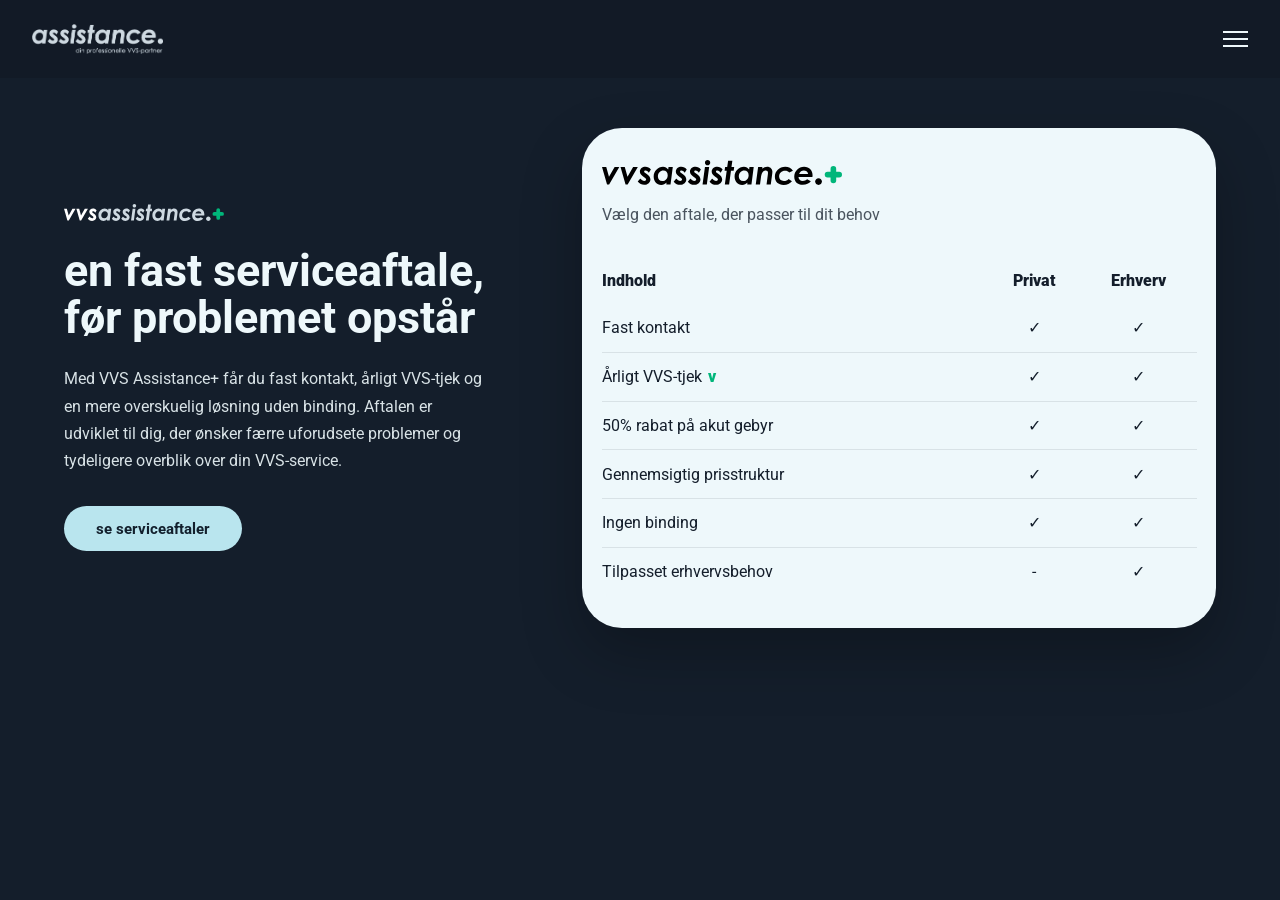
<file: index.html>
<!doctype html>
<html lang="da">
  <head>
    <meta charset="utf-8">
    <meta name="viewport" content="width=device-width, initial-scale=1">
    <title>VVS Assistance</title>

    <link rel="icon" type="image/svg+xml" href="./assets/images/favicon.svg">
    <link rel="stylesheet" href="./assets/styles/style.css">
    <script src="./js/main.js" defer></script>

    <!-- google fonts -->
    <link rel="preconnect" href="https://fonts.googleapis.com">
    <link rel="preconnect" href="https://fonts.gstatic.com" crossorigin>
    <link href="https://fonts.googleapis.com/css2?family=Roboto:wght@100..900&display=swap" rel="stylesheet">
  </head>

  <body>
    <!-- header -->
    <header class="header">
      <div class="header__inner">
        <a href="index.html">
          <img src="./assets/images/logo.png" alt="VVS Assistance logo" class="header__logo">
        </a>

        <button class="header__burger" id="burgerBtn" aria-label="åbn menu">
          <span></span>
          <span></span>
          <span></span>
        </button>
      </div>

      <!-- fuldskærmsmenu -->
      <nav class="menu" id="menu">
        <button class="menu__close" id="closeBtn" aria-label="luk menu">✕</button>

        <ul class="menu__list">
          <li><a href="#">Ring til os</a></li>
          <li><a href="#">Akut</a></li>
          <li><a href="#">Book online</a></li>
          <li><a href="#">Få et VVS-tilbud</a></li>
          <li><a href="#">Erhverv</a></li>
          <li><a href="#">Om os</a></li>
          <li>
            <a href="service-aftale.html" class="menu__logo-link">
              <img 
                src="./assets/images/vvsassistance+.svg" 
                alt="VVS Assistance+"
                class="menu__service-logo"
              >
            </a>
          </li>
        </ul>
      </nav>
    </header>

    <main>
      <!-- serviceaftale teaser -->
      <section class="service-plus">
        <div class="service-plus__inner">
          <article class="service-plus__intro">
            <img 
            src="./assets/images/vvsassistance+.svg" 
            alt="VVS Assistance Plus logo"
            class="service-plus__logo"
          >
            <h2 class="service-plus__title">
              en fast serviceaftale, før problemet opstår
            </h2>

            <p class="service-plus__text">
              Med VVS Assistance+ får du fast kontakt, årligt VVS-tjek og en mere
              overskuelig løsning uden binding. Aftalen er udviklet til dig, der ønsker
              færre uforudsete problemer og tydeligere overblik over din VVS-service.
            </p>

            <a href="service-aftale.html" class="button service-plus__button">
              se serviceaftaler
            </a>
          </article>

          <article class="service-plus__card">
            <header class="service-plus__card-header">
              <img 
              src="./assets/images/sortvvsassistance+.svg" 
              alt="VVS Assistance Plus logo"
              class="service-plus__card-logo"
          >

<p>Vælg den aftale, der passer til dit behov</p>
            </header>

            <table class="service-plus__table">
              <thead>
                <tr>
                  <th>Indhold</th>
                  <th>Privat</th>
                  <th>Erhverv</th>
                </tr>
              </thead>

              <tbody>
                <tr>
                  <td>Fast kontakt</td>
                  <td>✓</td>
                  <td>✓</td>
                </tr>

                <tr>
                  <td>
                    <details class="vvs-check">
                      <summary>Årligt VVS-tjek</summary>
                      <p>
                        Gennemgang af synlige VVS-installationer, rør, vandtryk og tegn på slid eller utætheder.
                      </p>
                    </details>
                  </td>
                  <td>✓</td>
                  <td>✓</td>
                </tr>

                <tr>
                  <td>50% rabat på akut gebyr</td>
                  <td>✓</td>
                  <td>✓</td>
                </tr>

                <tr>
                  <td>Gennemsigtig prisstruktur</td>
                  <td>✓</td>
                  <td>✓</td>
                </tr>

                <tr>
                  <td>Ingen binding</td>
                  <td>✓</td>
                  <td>✓</td>
                </tr>

                <tr>
                  <td>Tilpasset erhvervsbehov</td>
                  <td>-</td>
                  <td>✓</td>
                </tr>
              </tbody>
            </table>
          </article>
        </div>
      </section>
    </main>
  </body>
</html>
</file>
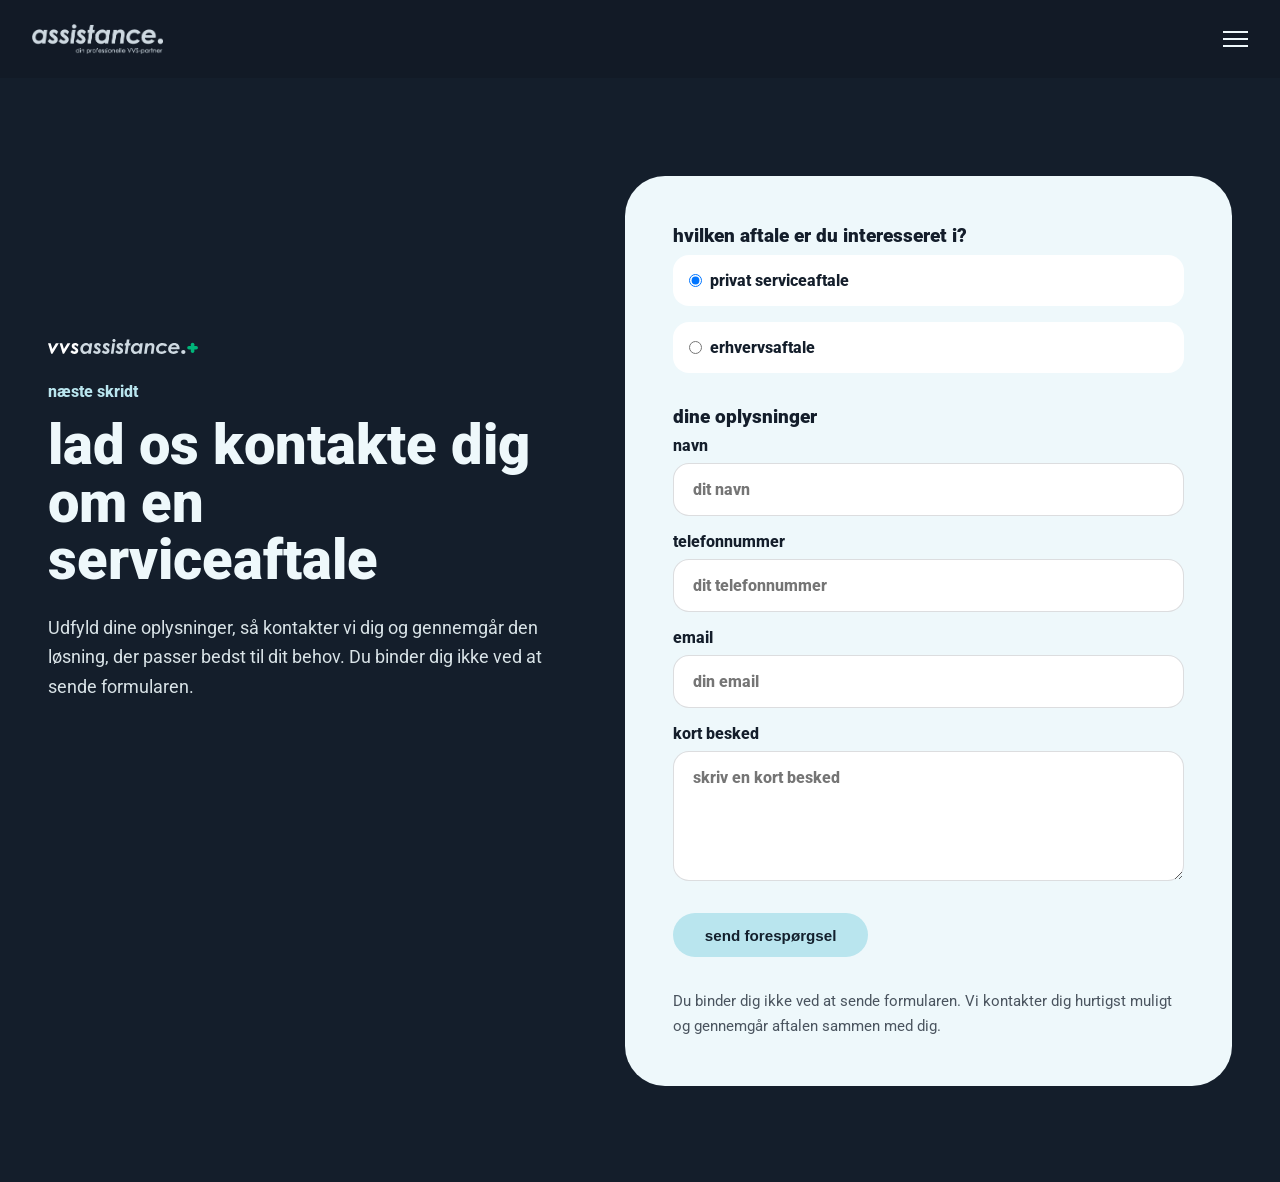
<file: kontakt-flow.html>
<!doctype html>
<html lang="da">
  <head>
    <meta charset="utf-8">
    <meta name="viewport" content="width=device-width, initial-scale=1">
    <title>Kontakt om serviceaftale</title>

    <link rel="icon" type="image/svg+xml" href="./assets/images/favicon.svg">
    <link rel="stylesheet" href="./assets/styles/style.css">
    <script src="./js/main.js" defer></script>

    <!-- google fonts -->
    <link rel="preconnect" href="https://fonts.googleapis.com">
    <link rel="preconnect" href="https://fonts.gstatic.com" crossorigin>
    <link href="https://fonts.googleapis.com/css2?family=Roboto:wght@100..900&display=swap" rel="stylesheet">
  </head>

  <body>
    <!-- header -->
    <header class="header">
      <div class="header__inner">
        <a href="index.html">
          <img src="./assets/images/logo.png" alt="VVS Assistance logo" class="header__logo">
        </a>

        <button class="header__burger" id="burgerBtn" aria-label="åbn menu">
          <span></span>
          <span></span>
          <span></span>
        </button>
      </div>

      <!-- fuldskærmsmenu -->
      <nav class="menu" id="menu">
        <button class="menu__close" id="closeBtn" aria-label="luk menu">✕</button>

        <ul class="menu__list">
          <li><a href="#">Ring til os</a></li>
          <li><a href="#">Akut</a></li>
          <li><a href="#">Book online</a></li>
          <li><a href="#">Få et VVS-tilbud</a></li>
          <li><a href="#">Erhverv</a></li>
          <li><a href="#">Om os</a></li>
          <li>
            <a href="service-aftale.html" class="menu__logo-link">
              <img 
                src="./assets/images/vvsassistance+.svg" 
                alt="VVS Assistance+"
                class="menu__service-logo"
              >
            </a>
          </li>
        </ul>
      </nav>
    </header>

    <main>
      <!-- kontaktflow -->
      <section class="contact-flow">
        <article class="contact-flow__intro">
            <img 
            src="./assets/images/vvsassistance+.svg" 
            alt="VVS Assistance Plus logo"
            class="contact-flow__logo"
          >
          
          <p class="contact-flow__eyebrow">næste skridt</p>

          <h1 class="contact-flow__title">
            lad os kontakte dig om en serviceaftale
          </h1>

          <p class="contact-flow__text">
            Udfyld dine oplysninger, så kontakter vi dig og gennemgår den løsning,
            der passer bedst til dit behov. Du binder dig ikke ved at sende formularen.
          </p>
        </article>

        <article class="contact-flow__card">
            <form class="contact-form" id="contactForm">
            <!-- valg af aftale -->
            <fieldset class="contact-form__group">
              <legend>hvilken aftale er du interesseret i?</legend>

              <label class="contact-form__choice">
                <input type="radio" name="aftale" value="privat" checked>
                <span>privat serviceaftale</span>
              </label>

              <label class="contact-form__choice">
                <input type="radio" name="aftale" value="erhverv">
                <span>erhvervsaftale</span>
              </label>
            </fieldset>

            <!-- kontaktoplysninger -->
            <fieldset class="contact-form__group">
              <legend>dine oplysninger</legend>

              <label>
                navn
                <input type="text" name="navn" placeholder="dit navn">
              </label>

              <label>
                telefonnummer
                <input type="tel" name="telefon" placeholder="dit telefonnummer">
              </label>

              <label>
                email
                <input type="email" name="email" placeholder="din email">
              </label>

              <label>
                kort besked
                <textarea name="besked" placeholder="skriv en kort besked"></textarea>
              </label>
            </fieldset>

            <button type="submit" class="button contact-form__button">
              send forespørgsel
            </button>

            <p class="contact-form__note">
                Du binder dig ikke ved at sende formularen. Vi kontakter dig hurtigst muligt og gennemgår aftalen sammen med dig.
              </p>
          </form>

          <div class="contact-success" id="contactSuccess">
            <h2>tak for din henvendelse</h2>
          
            <p>
                Vi kontakter dig hurtigst muligt for at høre mere om dit behov og gennemgå, om en serviceaftale giver mening for dig.
            </p>
          </div>

        </article>
      </section>
    </main>
  </body>
</html>
</file>
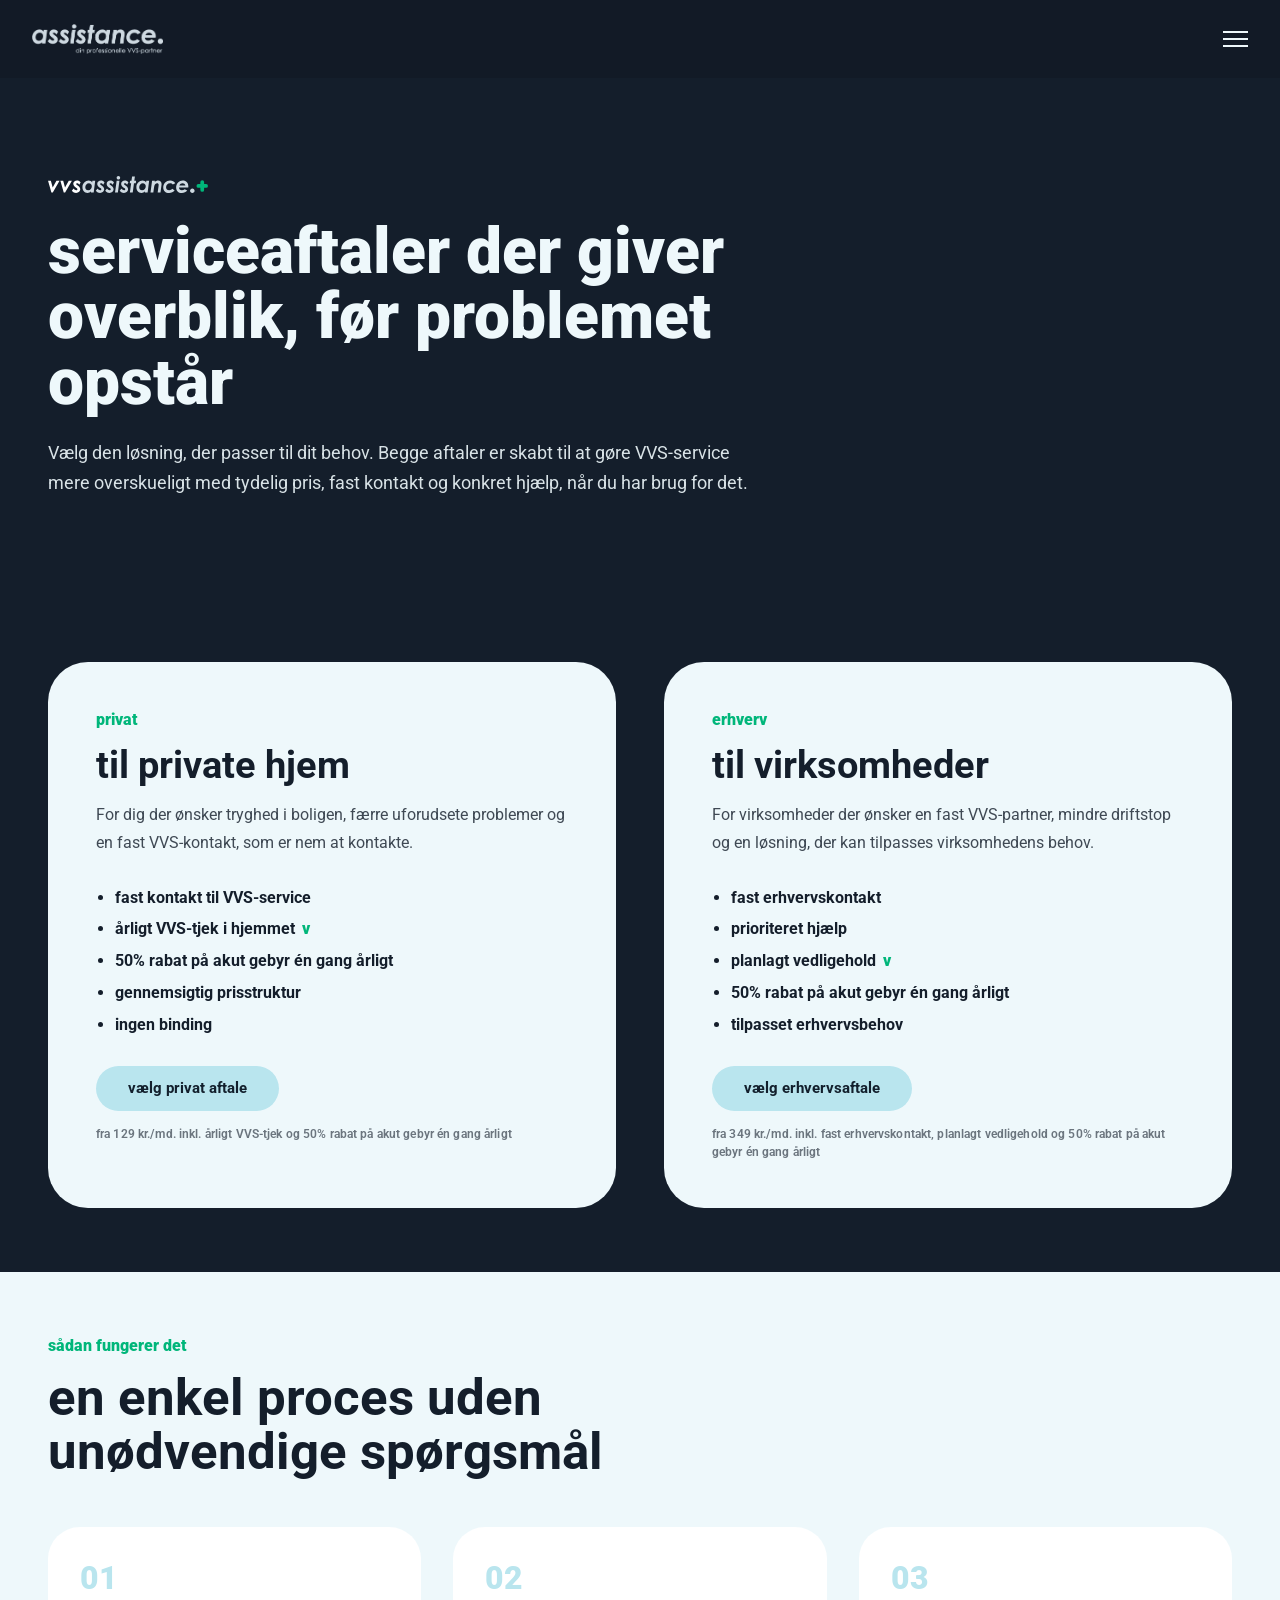
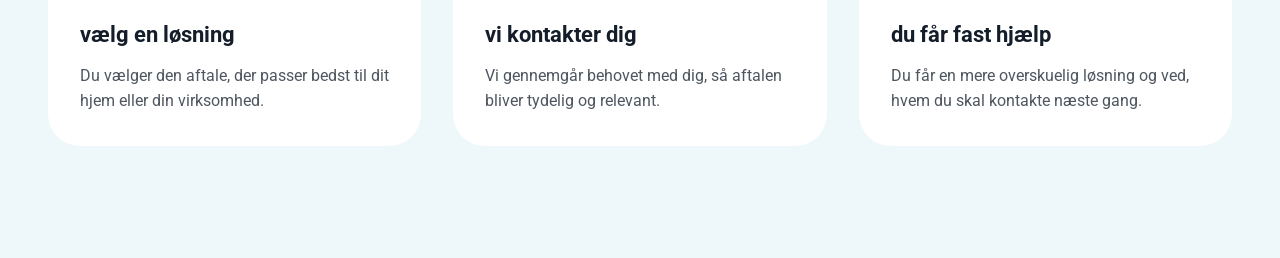
<file: service-aftale.html>
<!doctype html>
<html lang="da">
  <head>
    <meta charset="utf-8">
    <meta name="viewport" content="width=device-width, initial-scale=1">
    <title>VVS Assistance+</title>

    <link rel="icon" type="image/svg+xml" href="./assets/images/favicon.svg">
    <link rel="stylesheet" href="./assets/styles/style.css">
    <script src="./js/main.js" defer></script>

    <!-- google fonts -->
    <link rel="preconnect" href="https://fonts.googleapis.com">
    <link rel="preconnect" href="https://fonts.gstatic.com" crossorigin>
    <link href="https://fonts.googleapis.com/css2?family=Roboto:wght@100..900&display=swap" rel="stylesheet">
  </head>

  <body>
    <!-- header -->
    <header class="header">
      <div class="header__inner">
        <a href="index.html">
          <img src="./assets/images/logo.png" alt="VVS Assistance logo" class="header__logo">
        </a>

        <button class="header__burger" id="burgerBtn" aria-label="åbn menu">
          <span></span>
          <span></span>
          <span></span>
        </button>
      </div>

      <!-- fuldskærmsmenu -->
      <nav class="menu" id="menu">
        <button class="menu__close" id="closeBtn" aria-label="luk menu">✕</button>

        <ul class="menu__list">
            <li><a href="#">Ring til os</a></li>
            <li><a href="#">Akut</a></li>
            <li><a href="#">Book online</a></li>
            <li><a href="#">Få et VVS-tilbud</a></li>
            <li><a href="#">Erhverv</a></li>
            <li><a href="#">Om os</a></li>
            <li>
              <a href="service-aftale.html" class="menu__logo-link">
                <img 
                  src="./assets/images/vvsassistance+.svg" 
                  alt="VVS Assistance+"
                  class="menu__service-logo"
                >
              </a>
            </li>
          </ul>
      </nav>
    </header>

    <main>
      <!-- intro til serviceaftaler -->
      <section class="service-page-hero">
        <img 
        src="./assets/images/vvsassistance+.svg" 
        alt="VVS Assistance Plus logo"
        class="service-page-hero__logo"
      >
        <h1 class="service-page-hero__title">
          serviceaftaler der giver overblik, før problemet opstår
        </h1>

        <p class="service-page-hero__text">
          Vælg den løsning, der passer til dit behov. Begge aftaler er skabt til at gøre VVS-service
          mere overskueligt med tydelig pris, fast kontakt og konkret hjælp, når du har brug for det.
        </p>
      </section>

      <!-- valg af aftale -->
      <section class="agreement-options">
        <article class="agreement-card">
          <p class="agreement-card__label">privat</p>

          <h2 class="agreement-card__title">til private hjem</h2>

          <p class="agreement-card__text">
            For dig der ønsker tryghed i boligen, færre uforudsete problemer og en fast VVS-kontakt,
            som er nem at kontakte.
          </p>

          <ul class="agreement-card__list">
            <li>fast kontakt til VVS-service</li>
            <li>
                <details class="vvs-check">
                  <summary>årligt VVS-tjek i hjemmet</summary>
                  <p>
                    Gennemgang af synlige VVS-installationer, rør, vandtryk og tegn på slid eller utætheder.
                  </p>
                </details>
              </li>            
            <li>50% rabat på akut gebyr én gang årligt</li>
            <li>gennemsigtig prisstruktur</li>
            <li>ingen binding</li>
          </ul>

          <a href="kontakt-flow.html" class="button agreement-card__button">
            vælg privat aftale
          </a>        

          <p class="agreement-card__price">
            fra 129 kr./md. inkl. årligt VVS-tjek og 50% rabat på akut gebyr én gang årligt
          </p>
        </article>

        <article class="agreement-card">
          <p class="agreement-card__label">erhverv</p>

          <h2 class="agreement-card__title">til virksomheder</h2>

          <p class="agreement-card__text">
            For virksomheder der ønsker en fast VVS-partner, mindre driftstop og en løsning,
            der kan tilpasses virksomhedens behov.
          </p>

          <ul class="agreement-card__list">
            <li>fast erhvervskontakt</li>
            <li>prioriteret hjælp</li>
            <li>
                <details class="vvs-check">
                  <summary>planlagt vedligehold</summary>
                  <p>
                    Gennemgang af relevante VVS-installationer og vurdering af behov for vedligehold.
                  </p>
                </details>
              </li>            
            <li>50% rabat på akut gebyr én gang årligt</li>
            <li>tilpasset erhvervsbehov</li>
          </ul>

          <a href="kontakt-flow.html" class="button agreement-card__button">
            vælg erhvervsaftale
          </a>
          
          <p class="agreement-card__price">
            fra 349 kr./md. inkl. fast erhvervskontakt, planlagt vedligehold og 50% rabat på akut gebyr én gang årligt
          </p>
        </article>
      </section>

      <!-- forklaring af proces -->
      <section class="agreement-process">
        <p class="agreement-process__eyebrow">sådan fungerer det</p>

        <h2 class="agreement-process__title">
          en enkel proces uden unødvendige spørgsmål
        </h2>

        <div class="agreement-process__steps">
          <article class="agreement-process__step">
            <span>01</span>
            <h3>vælg en løsning</h3>
            <p>Du vælger den aftale, der passer bedst til dit hjem eller din virksomhed.</p>
          </article>

          <article class="agreement-process__step">
            <span>02</span>
            <h3>vi kontakter dig</h3>
            <p>Vi gennemgår behovet med dig, så aftalen bliver tydelig og relevant.</p>
          </article>

          <article class="agreement-process__step">
            <span>03</span>
            <h3>du får fast hjælp</h3>
            <p>Du får en mere overskuelig løsning og ved, hvem du skal kontakte næste gang.</p>
          </article>
        </div>
      </section>
    </main>
  </body>
</html>
</file>
<file: assets/styles/style.css>
@charset "UTF-8";
.header {
  position: absolute;
  top: 0;
  z-index: 10;
  width: 100%;
  background-color: #121a26;
}
.header__inner {
  display: flex;
  align-items: center;
  justify-content: space-between;
  padding: 1.5rem 2rem;
}
.header__logo {
  display: block;
  height: 30px;
}
.header__burger {
  border: none;
  background: none;
  cursor: pointer;
}
.header__burger span {
  display: block;
  width: 25px;
  height: 2px;
  margin: 5px 0;
  background-color: #eef8fb;
}

.button {
  display: inline-block;
  width: 100%;
  padding: 0.85rem 1.4rem;
  font-size: 0.95rem;
  font-weight: 700;
  border-radius: 999px;
  background-color: #b9e5ee;
  color: #13202d;
  text-align: center;
  text-decoration: none;
}

.service-plus {
  position: relative;
  z-index: 2;
  width: 100%;
  margin-top: 0;
  padding-top: 4rem;
  background-color: #141e2b;
  color: #eef8fb;
}
.service-plus__inner {
  display: grid;
  grid-template-columns: 0.9fr 1.35fr;
  align-items: center;
  gap: 6rem;
  max-width: 1450px;
  margin: 0 auto;
  padding: 4rem 4rem 6rem;
}
.service-plus__eyebrow {
  margin-bottom: 1rem;
  color: #b9e5ee;
  font-weight: 800;
}
.service-plus__title {
  max-width: 620px;
  margin-bottom: 1.5rem;
  font-size: clamp(2.3rem, 3.5vw, 3.8rem);
  line-height: 1.05;
}
.service-plus__text {
  max-width: 580px;
  margin-bottom: 2rem;
  font-size: 1rem;
  line-height: 1.7;
  opacity: 0.9;
}
.service-plus__button {
  width: -moz-fit-content;
  width: fit-content;
  padding-right: 2rem;
  padding-left: 2rem;
}
.service-plus__card {
  width: 100%;
  max-width: 820px;
  padding: 2rem 1.2rem;
  border-radius: 2.5rem;
  background-color: #eef8fb;
  color: #141e2b;
  box-shadow: 0 25px 60px rgba(0, 0, 0, 0.25);
}
.service-plus__card h3 {
  margin-bottom: 0.5rem;
  font-size: 2rem;
}
.service-plus__card p {
  margin-bottom: 2rem;
  opacity: 0.75;
}
.service-plus__table {
  width: 100%;
  border-collapse: collapse;
}
.service-plus__table tr {
  border-bottom: 1px solid rgba(20, 30, 43, 0.1);
}
.service-plus__table tr:last-child {
  border-bottom: none;
}
.service-plus__table th,
.service-plus__table td {
  padding: 0.9rem 0;
  text-align: left;
  font-size: 1rem;
}
.service-plus__table th {
  font-weight: 900;
}
.service-plus__table th:not(:first-child),
.service-plus__table td:not(:first-child) {
  text-align: center;
}

@media (max-width: 900px) {
  .service-plus {
    padding-top: 6rem;
  }
  .service-plus__inner {
    grid-template-columns: 1fr;
    gap: 3rem;
    padding: 2rem 1.5rem 5rem;
  }
  .service-plus__button {
    width: 100%;
  }
  .service-plus__card {
    padding: 2rem;
  }
  .service-plus__table th,
  .service-plus__table td {
    padding: 1rem 0.6rem;
    font-size: 0.95rem;
  }
  .service-plus__table th:first-child,
  .service-plus__table td:first-child {
    padding-right: 1.2rem;
  }
  .service-plus__table th:not(:first-child),
  .service-plus__table td:not(:first-child) {
    min-width: 70px;
  }
}
.service-page-hero {
  min-height: 70vh;
  padding: 11rem 3rem 5rem;
  background-color: #141e2b;
  color: #eef8fb;
}
.service-page-hero__eyebrow {
  margin-bottom: 1rem;
  color: #b9e5ee;
  font-weight: 800;
}
.service-page-hero__title {
  max-width: 850px;
  font-size: clamp(2.8rem, 5vw, 5.2rem);
  margin-bottom: 1.5rem;
  line-height: 1.02;
  font-weight: 900;
}
.service-page-hero__text {
  max-width: 720px;
  font-size: 1.1rem;
  line-height: 1.7;
  opacity: 0.9;
}

.agreement-options {
  display: grid;
  grid-template-columns: repeat(2, minmax(0, 1fr));
  gap: 3rem;
  padding: 2rem 3rem 4rem;
  background-color: #141e2b;
}

.agreement-card {
  padding: 3rem;
  border-radius: 2.5rem;
  background-color: #eef8fb;
  color: #141e2b;
}
.agreement-card__label {
  margin-bottom: 1rem;
  color: #00b67a;
  font-weight: 900;
}
.agreement-card__title {
  margin-bottom: 1rem;
  font-size: clamp(2rem, 3vw, 3.2rem);
  line-height: 1.05;
}
.agreement-card__text {
  max-width: 560px;
  margin-bottom: 2rem;
  font-size: 1rem;
  line-height: 1.7;
  opacity: 0.8;
}
.agreement-card__list {
  margin-bottom: 2rem;
  padding-left: 1.2rem;
}
.agreement-card__list li {
  margin-bottom: 0.8rem;
  font-weight: 700;
}
.agreement-card__button {
  width: -moz-fit-content;
  width: fit-content;
  padding-right: 2rem;
  padding-left: 2rem;
}
.agreement-card__price {
  margin-top: 0.9rem;
  font-size: 0.78rem;
  line-height: 1.4;
  color: rgba(20, 30, 43, 0.6);
  font-weight: 600;
  letter-spacing: 0.01em;
}

.agreement-process {
  padding: 4rem 3rem 7rem;
  background-color: #eef8fb;
  color: #141e2b;
}
.agreement-process__eyebrow {
  margin-bottom: 1rem;
  color: #00b67a;
  font-weight: 900;
}
.agreement-process__title {
  max-width: 760px;
  margin-bottom: 3rem;
  font-size: clamp(2.2rem, 4vw, 4rem);
  line-height: 1.05;
}
.agreement-process__steps {
  display: grid;
  grid-template-columns: repeat(3, minmax(0, 1fr));
  gap: 2rem;
}
.agreement-process__step {
  padding: 2rem;
  border-radius: 2rem;
  background-color: #ffffff;
}
.agreement-process__step span {
  display: block;
  margin-bottom: 1.5rem;
  color: #b9e5ee;
  font-size: 2rem;
  font-weight: 900;
}
.agreement-process__step h3 {
  margin-bottom: 1rem;
  font-size: 1.4rem;
}
.agreement-process__step p {
  line-height: 1.6;
  opacity: 0.75;
}

@media (max-width: 900px) {
  .service-page-hero {
    min-height: auto;
    padding: 8rem 1.5rem 2.5rem;
  }
  .agreement-options {
    grid-template-columns: 1fr;
    padding: 0 1.5rem 5rem;
  }
  .agreement-card {
    padding: 2rem;
  }
  .agreement-card__button {
    width: 100%;
  }
  .agreement-process {
    padding: 4rem 1.5rem 5rem;
  }
  .agreement-process__steps {
    grid-template-columns: 1fr;
  }
}
.contact-flow {
  display: grid;
  grid-template-columns: 0.9fr 1.1fr;
  gap: 5rem;
  min-height: 100vh;
  max-width: 1500px;
  margin: 0 auto;
  padding: 11rem 3rem 6rem;
  background-color: #141e2b;
  color: #eef8fb;
}
.contact-flow__intro {
  align-self: center;
  transform: translateY(-110px);
}
.contact-flow__eyebrow {
  margin-bottom: 1rem;
  color: #b9e5ee;
  font-weight: 800;
}
.contact-flow__title {
  max-width: 720px;
  margin-bottom: 1.5rem;
  font-size: clamp(2.8rem, 4.4vw, 5rem);
  line-height: 1.02;
  font-weight: 900;
}
.contact-flow__text {
  max-width: 620px;
  font-size: 1.1rem;
  line-height: 1.7;
  opacity: 0.9;
}
.contact-flow__card {
  align-self: center;
  padding: 3rem;
  border-radius: 2.5rem;
  background-color: #eef8fb;
  color: #141e2b;
}

.contact-form {
  display: grid;
  gap: 2rem;
}
.contact-form__group {
  display: grid;
  gap: 1rem;
  border: none;
}
.contact-form__group legend {
  width: 100%;
  display: block;
  margin-bottom: 0.5rem;
  font-size: 1.2rem;
  font-weight: 900;
  white-space: nowrap;
}
.contact-form__group label {
  display: grid;
  gap: 0.5rem;
  font-weight: 800;
}
.contact-form__group input,
.contact-form__group textarea {
  width: 100%;
  padding: 1rem 1.2rem;
  border: 1px solid rgba(20, 30, 43, 0.15);
  border-radius: 1rem;
  background-color: #ffffff;
  color: #141e2b;
  font: inherit;
}
.contact-form__group textarea {
  min-height: 130px;
  resize: vertical;
}
.contact-form__choice {
  display: flex !important;
  align-items: center;
  gap: 0.8rem;
  padding: 1rem;
  border-radius: 1rem;
  background-color: #ffffff;
  cursor: pointer;
}
.contact-form__choice input {
  width: auto;
}
.contact-form__choice span {
  font-weight: 800;
}
.contact-form__button {
  width: -moz-fit-content;
  width: fit-content;
  padding-right: 2rem;
  padding-left: 2rem;
  border: none;
  cursor: pointer;
}
.contact-form__note {
  max-width: 520px;
  font-size: 0.95rem;
  line-height: 1.6;
  opacity: 0.75;
}

@media (max-width: 900px) {
  .contact-flow {
    grid-template-columns: 1fr;
    gap: 3rem;
    padding: 9rem 1.5rem 5rem;
  }
  .contact-flow__intro {
    transform: none;
  }
  .contact-flow__card {
    padding: 2rem;
  }
  .contact-form__button {
    width: 100%;
  }
}
.contact-success {
  display: none;
  text-align: center;
}
.contact-success h2 {
  margin-bottom: 1rem;
  font-size: clamp(2rem, 4vw, 3rem);
  line-height: 1.1;
  font-weight: 900;
}
.contact-success p {
  max-width: 500px;
  margin: 0 auto;
  line-height: 1.7;
  opacity: 0.8;
}
.contact-success.active {
  display: block;
}

* {
  margin: 0;
  padding: 0;
  box-sizing: border-box;
}

html,
body {
  width: 100%;
  overflow-x: hidden;
}

body {
  font-family: "Roboto", sans-serif;
  background-color: #141e2b;
  color: #eef8fb;
}

.menu {
  position: fixed;
  inset: 0;
  z-index: 999;
  display: none;
  flex-direction: column;
  justify-content: center;
  width: 100%;
  min-height: 100vh;
  padding: 3rem;
  background-color: #141e2b;
}
.menu.active {
  display: flex;
}
.menu__close {
  position: absolute;
  top: 2rem;
  right: 2rem;
  border: none;
  background: none;
  color: #eef8fb;
  font-size: 2rem;
  cursor: pointer;
}
.menu__list {
  list-style: none;
}
.menu__list li {
  margin-bottom: 1.5rem;
}
.menu__list a {
  color: #eef8fb;
  text-decoration: none;
  font-size: 1.5rem;
  font-weight: 700;
}
.menu__logo-link {
  display: inline-block;
}
.menu__service-logo {
  width: 190px;
  height: auto;
  display: block;
  margin-top: 0.4rem;
}

@media (max-width: 800px) {
  .menu__service-logo {
    width: 170px;
  }
}
.service-plus__logo,
.service-page-hero__logo {
  width: 160px;
  margin-bottom: 1.4rem;
}

@media (max-width: 900px) {
  .service-plus__logo,
  .service-page-hero__logo {
    width: 135px;
  }
}
.service-plus__card-logo {
  width: 240px;
  margin-bottom: 1rem;
}

@media (max-width: 900px) {
  .service-plus__card-logo {
    width: 190px;
  }
}
.contact-flow__logo {
  width: 150px;
  margin-bottom: 1.5rem;
}

@media (max-width: 900px) {
  .contact-flow__logo {
    width: 125px;
  }
}
.vvs-check {
  display: inline-block;
}
.vvs-check summary {
  cursor: pointer;
  list-style: none;
  font-weight: inherit;
}
.vvs-check summary::-webkit-details-marker {
  display: none;
}
.vvs-check summary::after {
  content: "v";
  margin-left: 0.4rem;
  color: #00b67a;
  font-weight: 900;
}
.vvs-check[open] summary::after {
  content: "−";
}
.vvs-check p {
  max-width: 420px;
  margin-top: 0.55rem;
  font-size: 0.85rem;
  line-height: 1.5;
  color: rgba(20, 30, 43, 0.65);
  font-weight: 500;
}/*# sourceMappingURL=style.css.map */
</file>
